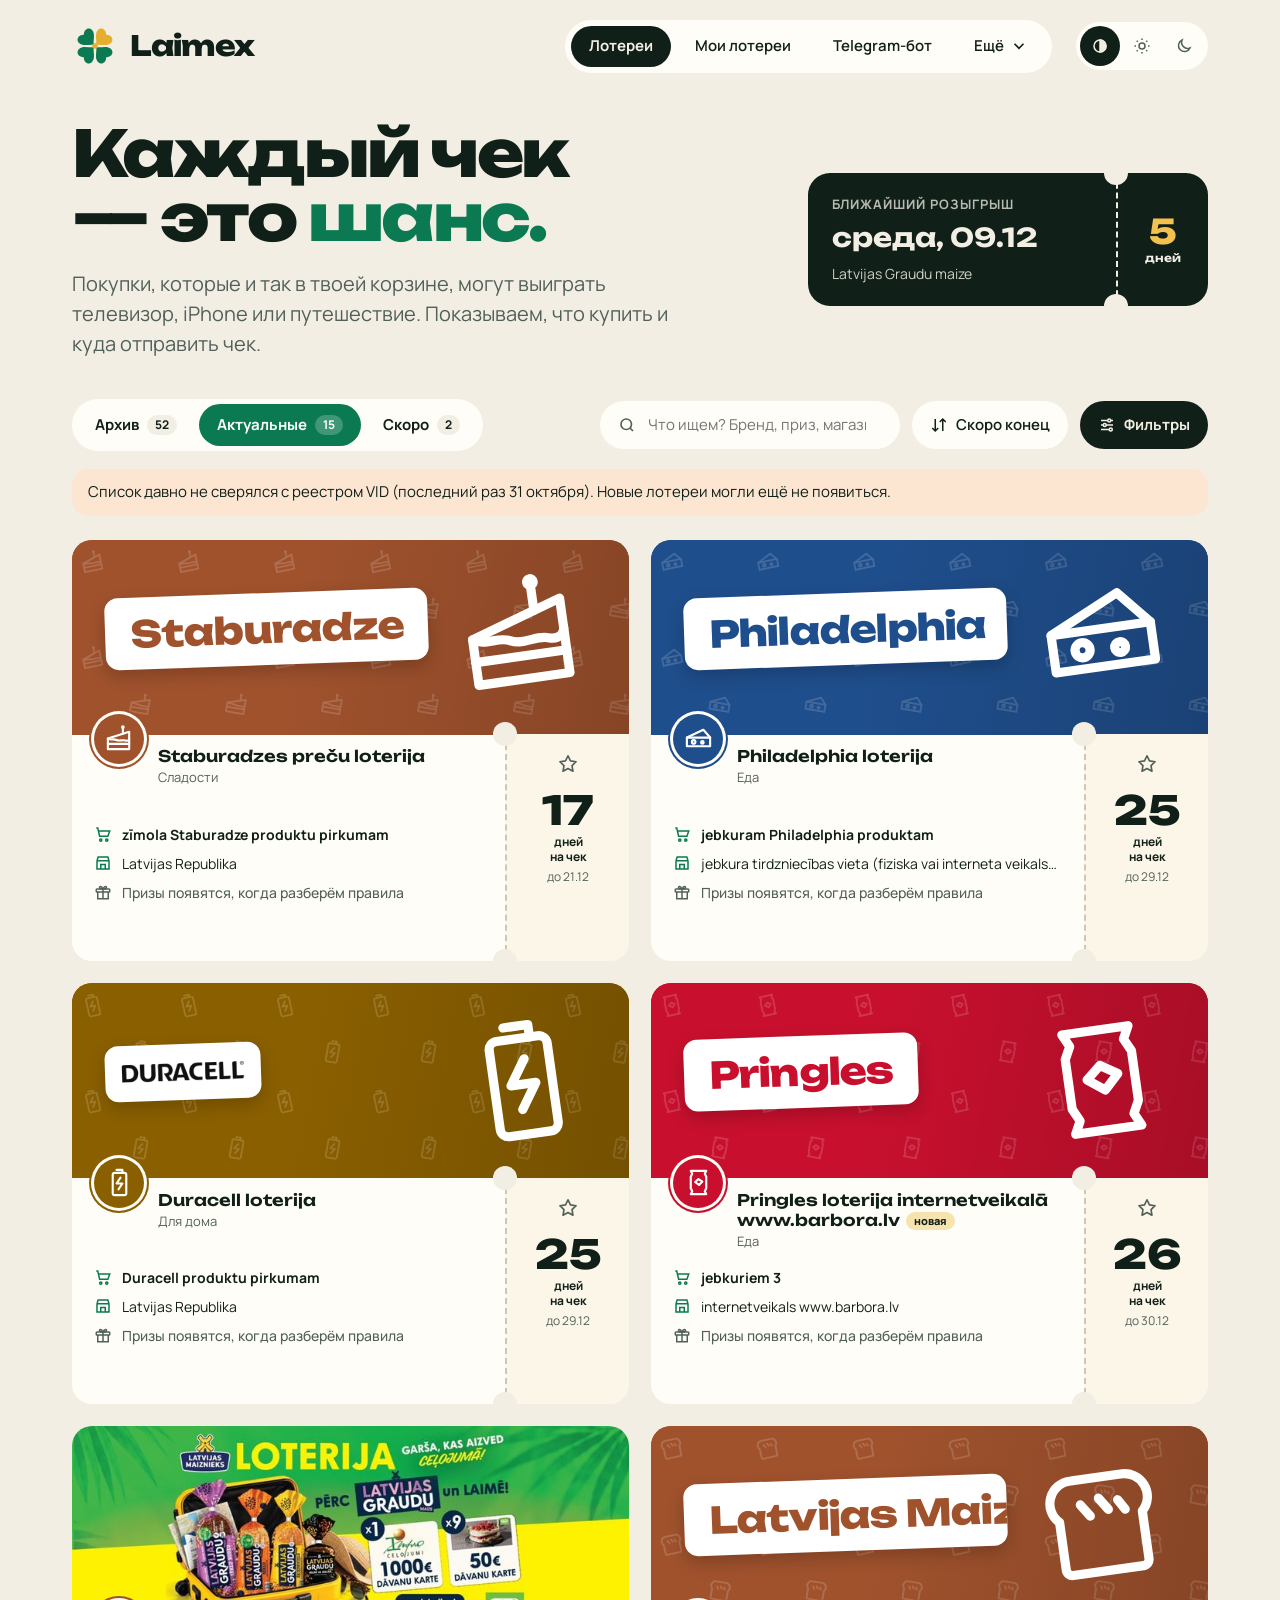
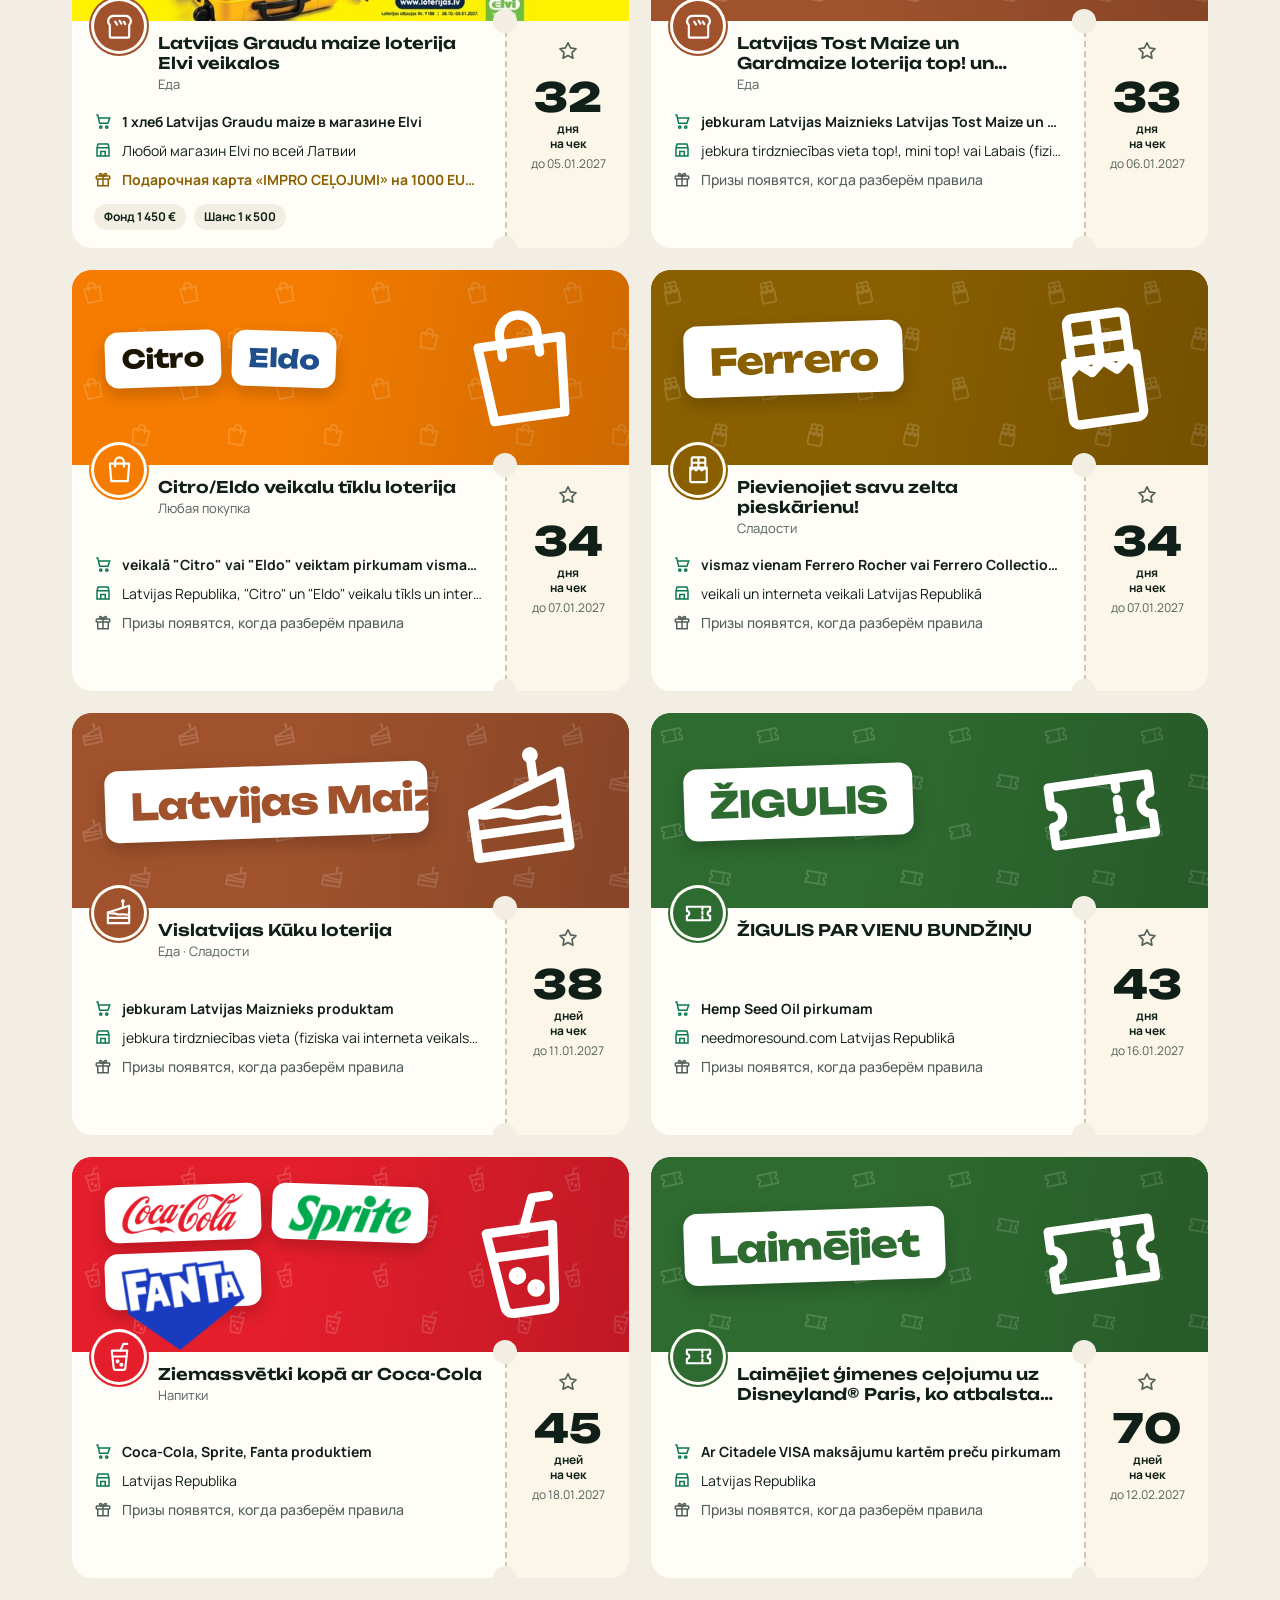
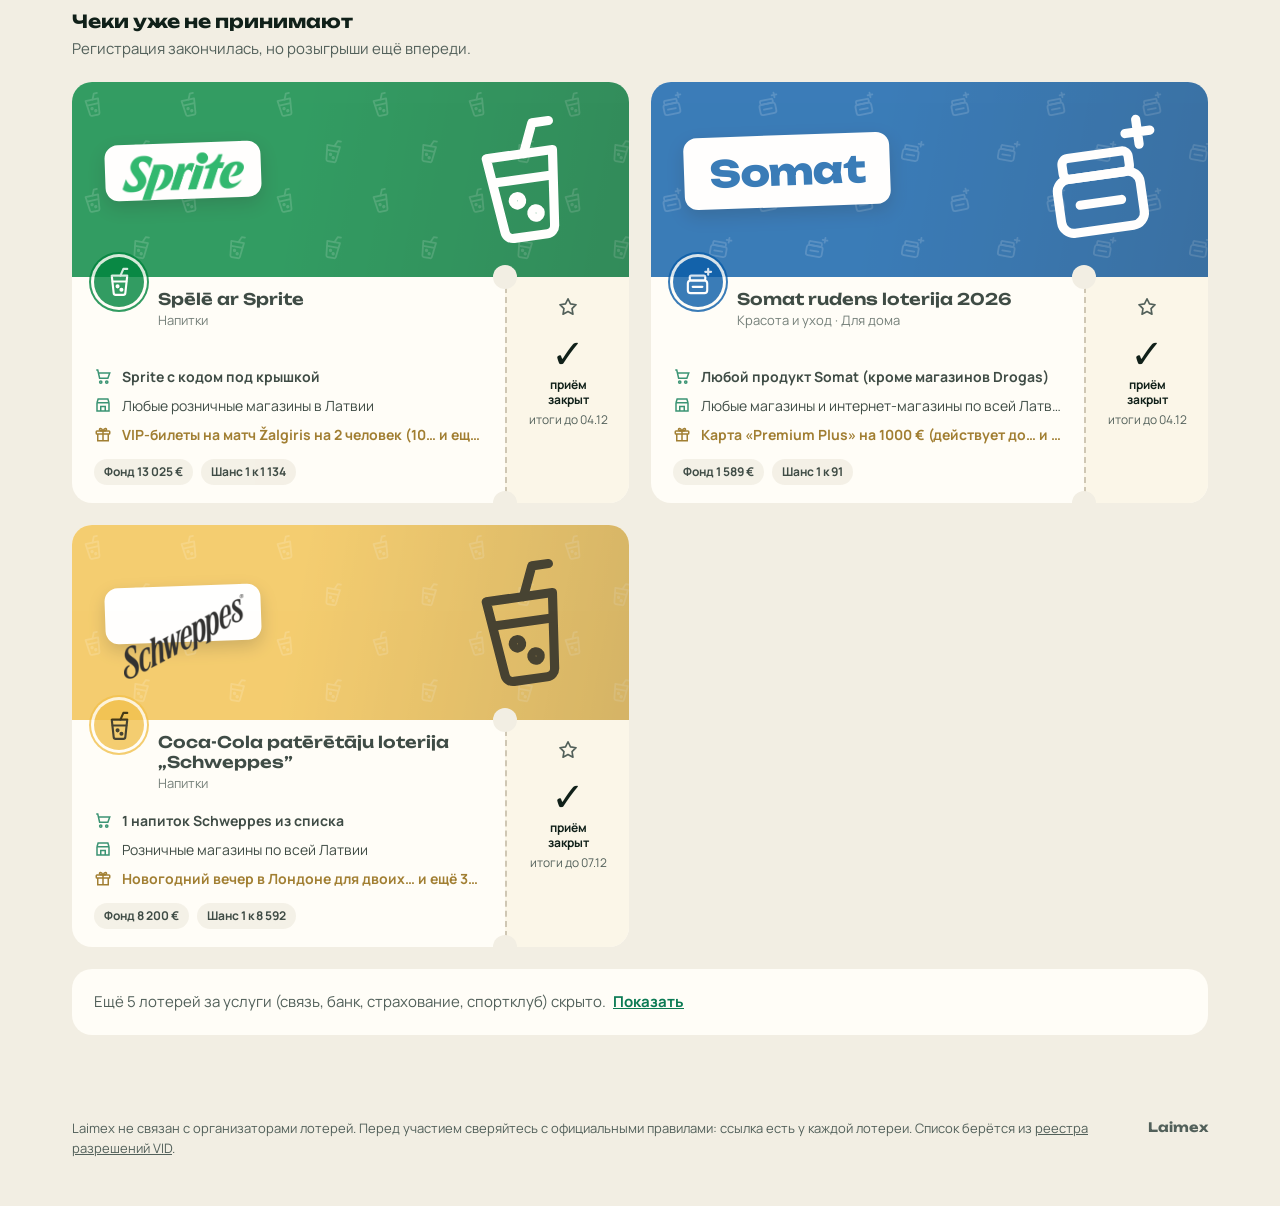
<file: docs/index.html>
<!doctype html>
<html lang="ru">
<head>
<meta charset="utf-8">
<meta name="viewport" content="width=device-width, initial-scale=1, viewport-fit=cover">
<title>Laimex — лотереи в магазинах Латвии</title>
<meta name="description" content="Покупки, которые и так в корзине, могут выиграть телевизор, iPhone или путешествие. Все лотереи в магазинах Латвии: что купить, куда отправить чек и когда розыгрыш.">
<meta name="theme-color" content="#F2EEE3" id="theme-color">
<script>
  // тему ставим до отрисовки, чтобы страница не мигала
  try { var t = JSON.parse(localStorage.getItem("theme")); if (t === "light" || t === "dark") document.documentElement.dataset.theme = t; } catch (e) {}
</script>
<link rel="manifest" href="manifest.webmanifest">
<link rel="icon" href="icons/logo.svg" type="image/svg+xml">
<link rel="icon" href="icons/icon-192.png" type="image/png">
<link rel="apple-touch-icon" href="icons/apple-touch-icon.png">
<link rel="preconnect" href="https://fonts.googleapis.com">
<link rel="preconnect" href="https://fonts.gstatic.com" crossorigin>
<link href="https://fonts.googleapis.com/css2?family=Unbounded:wght@600;700;800&family=Manrope:wght@400;500;600;700;800&display=swap" rel="stylesheet">
<link rel="stylesheet" href="style.css">
</head>
<body>
<svg width="0" height="0" style="position:absolute" aria-hidden="true">
  <symbol id="i-logo" viewBox="-12.5 -12.5 25 25"><path transform="rotate(45) translate(0 -0.8)" d="M0 0C-1-2-5-3.5-5-6.5C-5-9-2.2-10 0-7.8C2.2-10 5-9 5-6.5C5-3.5 1-2 0 0Z" fill="var(--logo-gold)"/><g fill="var(--accent)"><path transform="rotate(135) translate(0 -0.8)" d="M0 0C-1-2-5-3.5-5-6.5C-5-9-2.2-10 0-7.8C2.2-10 5-9 5-6.5C5-3.5 1-2 0 0Z"/><path transform="rotate(225) translate(0 -0.8)" d="M0 0C-1-2-5-3.5-5-6.5C-5-9-2.2-10 0-7.8C2.2-10 5-9 5-6.5C5-3.5 1-2 0 0Z"/><path transform="rotate(315) translate(0 -0.8)" d="M0 0C-1-2-5-3.5-5-6.5C-5-9-2.2-10 0-7.8C2.2-10 5-9 5-6.5C5-3.5 1-2 0 0Z"/></g><circle r="1.5" fill="var(--logo-gold)"/></symbol>
  <symbol id="i-cart" viewBox="0 0 24 24" fill="none" stroke="currentColor" stroke-width="2"><circle cx="9" cy="20" r="1.5"/><circle cx="17" cy="20" r="1.5"/><path d="M3 4h2l2.5 11h11L21 8H6.5"/></symbol>
  <symbol id="i-store" viewBox="0 0 24 24" fill="none" stroke="currentColor" stroke-width="2"><path d="M4 9l1.5-5h13L20 9M4 9v11h16V9M4 9h16M9 20v-6h6v6"/></symbol>
  <symbol id="i-gift" viewBox="0 0 24 24" fill="none" stroke="currentColor" stroke-width="2"><rect x="3" y="8" width="18" height="4" rx="1"/><path d="M5 12v9h14v-9M12 8v13M12 8C10 4 6.5 4 7.5 6.5 8.2 8 12 8 12 8zM12 8c2-4 5.5-4 4.5-1.5C15.8 8 12 8 12 8z"/></symbol>
  <symbol id="i-star" viewBox="0 0 24 24" stroke="currentColor" stroke-width="1.8" stroke-linejoin="round"><path d="M12 3l2.7 5.6 6.1.9-4.4 4.3 1 6.1L12 17l-5.4 2.9 1-6.1-4.4-4.3 6.1-.9z"/></symbol>
  <symbol id="i-search" viewBox="0 0 24 24" fill="none" stroke="currentColor" stroke-width="2.2"><circle cx="11" cy="11" r="7"/><path d="M20 20l-3.5-3.5"/></symbol>
  <symbol id="i-sort" viewBox="0 0 24 24" fill="none" stroke="currentColor" stroke-width="2"><path d="M7 4v16M3 16l4 4 4-4M17 20V4M13 8l4-4 4 4"/></symbol>
  <symbol id="i-filter" viewBox="0 0 24 24" fill="none" stroke="currentColor" stroke-width="2"><path d="M4 6h9M17 6h3M4 12h3M11 12h9M4 18h11M19 18h1"/><circle cx="15" cy="6" r="2"/><circle cx="9" cy="12" r="2"/><circle cx="17" cy="18" r="2"/></symbol>
  <symbol id="i-close" viewBox="0 0 24 24" fill="none" stroke="currentColor" stroke-width="2.2"><path d="M6 6l12 12M18 6L6 18"/></symbol>
  <symbol id="i-down" viewBox="0 0 24 24" fill="none" stroke="currentColor" stroke-width="2.2"><path d="M6 9l6 6 6-6"/></symbol>
  <symbol id="i-ticket" viewBox="0 0 24 24" fill="none" stroke="currentColor" stroke-width="2"><path d="M4 6h16v4a2 2 0 0 0 0 4v4H4v-4a2 2 0 0 0 0-4z"/><path d="M14 6v12" stroke-dasharray="2 2"/></symbol>
  <symbol id="i-send" viewBox="0 0 24 24" fill="none" stroke="currentColor" stroke-width="2" stroke-linejoin="round"><path d="M21 3L3 10.5l7 2.5 2.5 7z"/><path d="M21 3L10 13"/></symbol>
  <symbol id="i-dots" viewBox="0 0 24 24" fill="currentColor"><circle cx="5" cy="12" r="1.8"/><circle cx="12" cy="12" r="1.8"/><circle cx="19" cy="12" r="1.8"/></symbol>
  <symbol id="i-doc" viewBox="0 0 24 24" fill="none" stroke="currentColor" stroke-width="2"><path d="M6 3h9l4 4v14H6z"/><path d="M9 12h7M9 16h7"/></symbol>
  <symbol id="i-cal" viewBox="0 0 24 24" fill="none" stroke="currentColor" stroke-width="2"><rect x="3" y="5" width="18" height="16" rx="2"/><path d="M3 10h18M8 3v4M16 3v4"/></symbol>
  <symbol id="i-share" viewBox="0 0 24 24" fill="none" stroke="currentColor" stroke-width="2"><path d="M12 3v12M7 8l5-5 5 5M5 13v6a2 2 0 0 0 2 2h10a2 2 0 0 0 2-2v-6"/></symbol>
  <symbol id="i-install" viewBox="0 0 24 24" fill="none" stroke="currentColor" stroke-width="2"><rect x="6" y="2" width="12" height="20" rx="3"/><path d="M12 7v7M9 11l3 3 3-3"/></symbol>
  <symbol id="i-auto" viewBox="0 0 24 24" fill="none" stroke="currentColor" stroke-width="2"><circle cx="12" cy="12" r="8"/><path d="M12 4a8 8 0 0 1 0 16z" fill="currentColor"/></symbol>
  <symbol id="i-light" viewBox="0 0 24 24" fill="none" stroke="currentColor" stroke-width="2"><circle cx="12" cy="12" r="4"/><path d="M12 2v2M12 20v2M4.9 4.9l1.4 1.4M17.7 17.7l1.4 1.4M2 12h2M20 12h2M4.9 19.1l1.4-1.4M17.7 6.3l1.4-1.4"/></symbol>
  <symbol id="i-dark" viewBox="0 0 24 24" fill="none" stroke="currentColor" stroke-width="2"><path d="M20 14.5A8 8 0 0 1 9.5 4a8 8 0 1 0 10.5 10.5z"/></symbol>
  <symbol id="i-bug" viewBox="0 0 24 24" fill="none" stroke="currentColor" stroke-width="2"><rect x="7" y="7" width="10" height="13" rx="5"/><path d="M12 11v9M7 13H3M21 13h-4M8 8L5 5M16 8l3-3M7 18l-3 2M17 18l3 2"/></symbol>
  <symbol id="i-info" viewBox="0 0 24 24" fill="none" stroke="currentColor" stroke-width="2"><circle cx="12" cy="12" r="9"/><path d="M12 11v6M12 7.5v.5"/></symbol>
</svg>

<header class="top">
  <div class="wrap top-row">
    <a class="brand" href="./" data-go="home" aria-label="Laimex, на главную">
      <svg class="brand-mark" viewBox="0 0 25 25" aria-hidden="true"><use href="#i-logo"/></svg>
      <span class="brand-name">Laimex</span>
    </a>
    <nav class="menu" aria-label="Разделы">
      <a href="./" data-go="home">Лотереи</a>
      <a href="?page=mine" data-go="mine">Мои лотереи <span class="pill" data-mine-count></span></a>
      <a href="?page=bot" data-go="bot">Telegram-бот</a>
      <button type="button" class="more-btn" id="more-btn" aria-expanded="false" aria-controls="more-menu">Ещё <svg class="ic" aria-hidden="true"><use href="#i-down"/></svg></button>
    </nav>
    <div class="theme" role="group" aria-label="Тема оформления">
      <button type="button" data-theme-pick="auto" aria-label="Тема как в системе" title="Как в системе"><svg class="ic" aria-hidden="true"><use href="#i-auto"/></svg></button>
      <button type="button" data-theme-pick="light" aria-label="Светлая тема" title="Светлая"><svg class="ic" aria-hidden="true"><use href="#i-light"/></svg></button>
      <button type="button" data-theme-pick="dark" aria-label="Тёмная тема" title="Тёмная"><svg class="ic" aria-hidden="true"><use href="#i-dark"/></svg></button>
    </div>
    <button type="button" class="theme-cycle" id="theme-cycle"><svg class="ic" aria-hidden="true"><use href="#i-auto"/></svg></button>
  </div>
</header>

<!-- меню «Ещё»: на компьютере выпадает из шапки, на телефоне выезжает снизу -->
<div class="more-menu" id="more-menu" hidden>
  <span class="grab" aria-hidden="true"></span>
  <button type="button" class="more-install" data-install hidden><svg class="ic" aria-hidden="true"><use href="#i-install"/></svg>Установить приложение</button>
  <a href="?page=install" data-go="install"><svg class="ic" aria-hidden="true"><use href="#i-install"/></svg>Как установить: Android, iPhone, компьютер</a>
  <a href="?page=about" data-go="about"><svg class="ic" aria-hidden="true"><use href="#i-info"/></svg>О сайте</a>
  <a href="?page=bug" data-go="bug"><svg class="ic" aria-hidden="true"><use href="#i-bug"/></svg>Сообщить об ошибке</a>
</div>

<main id="main">
  <section class="page" data-page="home">
    <div class="wrap hero">
      <div class="hero-text">
        <h1 id="headline">Чек — твой <span class="accent">билет.</span></h1>
        <p class="lede">Покупки, которые и так в&nbsp;твоей корзине, могут выиграть телевизор, iPhone или путешествие. Показываем, что купить и куда отправить чек.</p>
      </div>
      <div class="next-draw" id="next-draw" hidden></div>
    </div>

    <div class="wrap">
      <div class="tools">
        <div class="tabs" role="group" aria-label="Какие лотереи показать">
          <button type="button" class="tab" data-tab="past" aria-pressed="false">Архив <span class="n" data-count="past"></span></button>
          <button type="button" class="tab" data-tab="now" aria-pressed="true">Актуальные <span class="n" data-count="now"></span></button>
          <button type="button" class="tab" data-tab="soon" aria-pressed="false">Скоро <span class="n" data-count="soon"></span></button>
        </div>
        <label class="search">
          <svg class="ic" aria-hidden="true"><use href="#i-search"/></svg>
          <span class="sr">Поиск</span>
          <input id="q" type="search" placeholder="Что ищем? Бренд, приз, магазин" autocomplete="off">
        </label>
        <div class="pop-anchor sort-anchor">
          <button type="button" class="tool-btn" id="sort-btn" aria-expanded="false" aria-controls="sort-menu">
            <svg class="ic" aria-hidden="true"><use href="#i-sort"/></svg><span id="sort-label"></span>
          </button>
          <div class="pop sort-menu" id="sort-menu" hidden></div>
        </div>
        <div class="pop-anchor">
          <button type="button" class="tool-btn filter-btn" id="filter-btn" aria-expanded="false" aria-controls="filters" aria-label="Фильтры и сортировка">
            <svg class="ic" aria-hidden="true"><use href="#i-filter"/></svg><span class="filter-word">Фильтры</span><span class="badge-n" id="filter-n" hidden></span>
          </button>
          <section class="pop filters" id="filters" aria-label="Сортировка и фильтры" hidden>
            <span class="grab" aria-hidden="true"></span>
            <div class="f-group f-sort">
              <p class="f-title">Сортировка</p>
              <div class="f-chips" id="f-sort"></div>
            </div>
            <div class="f-group" id="f-stores-box">
              <p class="f-title">Магазин</p>
              <div class="f-chips" id="f-stores"></div>
            </div>
            <div class="f-group" id="f-types-box">
              <p class="f-title">Товары</p>
              <div class="f-chips" id="f-types"></div>
            </div>
            <div class="f-foot">
              <button type="button" class="link-btn" id="f-reset">Сбросить</button>
              <button type="button" class="btn primary" id="f-apply"></button>
            </div>
          </section>
        </div>
      </div>
      <p class="sort-line">Сортировка: <b id="sort-line"></b></p>
      <p class="tab-note" id="tab-note" hidden></p>
      <p class="stale" id="stale" hidden></p>
      <p class="status" id="status" role="status">Загружаем лотереи…</p>
      <ol class="list" id="list"></ol>
    </div>
  </section>

  <section class="page wrap prose" data-page="mine" hidden>
    <h1>Мои лотереи</h1>
    <p class="lede">Отмечайте лотереи звёздочкой: они соберутся здесь и останутся, даже когда завершатся. Отметки хранятся только в этом браузере.</p>
    <p class="status" id="mine-status"></p>
    <ol class="list" id="mine-list"></ol>
  </section>

  <section class="page wrap prose" data-page="bot" hidden>
    <h1>Telegram-бот</h1>
    <p class="lede">Бот скоро появится. Он будет присылать новые лотереи и напоминать о розыгрышах и списках победителей по вашим отмеченным лотереям.</p>
    <p class="note">Пока бота нет, добавьте нужную лотерею в календарь: в её подробностях есть кнопка «В календарь».</p>
  </section>

  <section class="page wrap prose" data-page="install" hidden>
    <h1>Как установить приложение</h1>
    <p class="lede">Laimex ставится на телефон и компьютер как обычное приложение: значок на экране, открывается без адресной строки и показывает последний загруженный список даже без интернета.</p>
    <p><button type="button" class="btn primary" data-install hidden><svg class="ic" aria-hidden="true"><use href="#i-install"/></svg>Установить сейчас</button></p>
    <h2>Android</h2>
    <p>В Chrome откройте меню <b>⋮</b> и выберите «Установить приложение» или «Добавить на главный экран». Иногда Laimex сам предложит установку внизу экрана.</p>
    <h2>iPhone и iPad</h2>
    <p>Откройте сайт в Safari, нажмите «Поделиться» (квадрат со стрелкой вверх) и выберите «На экран „Домой“».</p>
    <h2>Компьютер</h2>
    <p>В Chrome или Edge нажмите значок установки справа в адресной строке или выберите в меню «Ещё» пункт «Установить приложение».</p>
  </section>

  <section class="page wrap prose" data-page="about" hidden>
    <h1>О сайте</h1>
    <p class="lede">Laimex собирает товарные лотереи Латвии в одном месте: что купить, где, как и до какого числа зарегистрировать чек, когда розыгрыши и какие призы.</p>
    <p>Список берётся из официального <a href="https://www.vid.gov.lv/lv/loterijas" rel="noopener" target="_blank">реестра разрешений VID</a> и обновляется каждое утро. Новая лотерея появляется сразу, как только попала в реестр.</p>
    <p>Правила каждой лотереи читает ИИ и делает короткую выжимку. Затем она автоматически сверяется с реестром: даты, номер разрешения, сумма призов. Если что-то не сходится, у лотереи появляется пометка «Проверьте по правилам».</p>
    <p>Laimex не связан с организаторами лотерей. Перед участием сверяйтесь с официальными правилами: ссылка есть у каждой лотереи.</p>
  </section>

  <section class="page wrap prose" data-page="bug" hidden>
    <h1>Сообщить об ошибке</h1>
    <p class="lede">Нашли неверную дату, приз или ссылку? Что-то на сайте работает не так? Расскажите, мы поправим.</p>
    <p>Пока это можно сделать на GitHub: <a href="https://github.com/kosjak0ff/laimex5/issues/new" rel="noopener" target="_blank">написать о проблеме</a>. Укажите название лотереи или номер разрешения VID. Скоро здесь появится простая форма.</p>
  </section>
</main>

<footer class="foot wrap">
  <p>Laimex не связан с организаторами лотерей. Перед участием сверяйтесь с официальными правилами: ссылка есть у каждой лотереи. Список берётся из <a href="https://www.vid.gov.lv/lv/loterijas" rel="noopener" target="_blank">реестра разрешений VID</a>.</p>
  <p class="foot-brand">Laimex</p>
</footer>

<nav class="tabbar" aria-label="Разделы">
  <a href="./" data-go="home"><svg class="ic" aria-hidden="true"><use href="#i-ticket"/></svg>Лотереи</a>
  <a href="?page=mine" data-go="mine"><svg class="ic" aria-hidden="true"><use href="#i-star"/></svg><span>Мои<span data-mine-count-short></span></span></a>
  <a href="?page=bot" data-go="bot"><svg class="ic" aria-hidden="true"><use href="#i-send"/></svg>Бот</a>
  <button type="button" id="tabbar-more" aria-expanded="false" aria-controls="more-menu"><svg class="ic" aria-hidden="true"><use href="#i-dots"/></svg>Ещё</button>
</nav>

<div class="scrim" id="scrim" hidden></div>
<div class="detail-layer" id="detail-layer" hidden>
  <section class="detail" id="detail" role="dialog" aria-modal="true" aria-labelledby="d-title"></section>
</div>
<div class="toast" id="toast" role="status" hidden></div>
<div class="install-offer" id="install-offer" hidden>
  <svg class="brand-mark" viewBox="0 0 25 25" aria-hidden="true"><use href="#i-logo"/></svg>
  <p>Поставить Laimex на телефон как приложение?</p>
  <button type="button" class="btn primary" data-install>Установить</button>
  <button type="button" class="icon-btn" id="install-offer-close" aria-label="Не сейчас"><svg class="ic" aria-hidden="true"><use href="#i-close"/></svg></button>
</div>

<script src="app.js" defer></script>
<!-- Cloudflare Web Analytics: счётчик посещений без cookie, данные в панели Cloudflare -->
<script defer src="https://static.cloudflareinsights.com/beacon.min.js" data-cf-beacon='{"token": "77045e9998c0443c9d9e74f0d81a5663"}'></script>
</body>
</html>
</file>
<file: docs/style.css>
/* Laimex: лотерейный билет. Изумрудный и золотой, светлая и тёмная темы. */
:root {
  --page: #F2EEE3; --ticket: #FFFDF7; --ink: #102019; --muted: #52605A; --rule: #CFC7B4;
  --accent: #0B7A53; --accent-text: #0B7A53; --accent-ink: #FFFFFF; --accent-soft: #DDF2E8;
  --gold: #8A5F00; --gold2: #F2C14E; --gold-soft: #F6E3AE; --logo-gold: #E5AE2E;
  --warn: #B04A00; --warn-soft: #FCE6D2; --stub: #FBF6E8;
  --scrim: rgba(16, 32, 25, 0.38); --shadow: 0 18px 40px rgba(16, 32, 25, 0.16); --focus: #1D5FBF;
  --display: "Unbounded", "Manrope", system-ui, sans-serif;
  --sans: "Manrope", system-ui, -apple-system, "Segoe UI", Roboto, sans-serif;
  color-scheme: light;
}
@media (prefers-color-scheme: dark) {
  :root:not([data-theme="light"]) {
    --page: #08110D; --ticket: #13221B; --ink: #EAF3EE; --muted: #9FB2A8; --rule: #2D4037;
    --accent: #3DD69A; --accent-text: #5BE0AA; --accent-ink: #04170F; --accent-soft: #173A2B;
    --gold: #F0C75E; --gold2: #F0C75E; --gold-soft: #3D3112; --logo-gold: #F0C75E;
    --warn: #FF9F66; --warn-soft: #3B2414; --stub: #182A21;
    --scrim: rgba(0, 0, 0, 0.6); --shadow: 0 18px 40px rgba(0, 0, 0, 0.5); --focus: #8DB8FF;
    color-scheme: dark;
  }
}
:root[data-theme="dark"] {
  --page: #08110D; --ticket: #13221B; --ink: #EAF3EE; --muted: #9FB2A8; --rule: #2D4037;
  --accent: #3DD69A; --accent-text: #5BE0AA; --accent-ink: #04170F; --accent-soft: #173A2B;
  --gold: #F0C75E; --gold2: #F0C75E; --gold-soft: #3D3112; --logo-gold: #F0C75E;
  --warn: #FF9F66; --warn-soft: #3B2414; --stub: #182A21;
  --scrim: rgba(0, 0, 0, 0.6); --shadow: 0 18px 40px rgba(0, 0, 0, 0.5); --focus: #8DB8FF;
  color-scheme: dark;
}

* { box-sizing: border-box; }
html { -webkit-text-size-adjust: 100%; }
html.locked { overflow: hidden; }
body {
  margin: 0; background: var(--page); color: var(--ink);
  font: 400 15px/1.5 var(--sans); overflow-wrap: anywhere;
}
a { color: var(--accent-text); }
button, input { font: inherit; color: inherit; }
button { cursor: pointer; }
[hidden] { display: none !important; }
:focus-visible { outline: 3px solid var(--focus); outline-offset: 2px; border-radius: 8px; }
.sr { position: absolute; width: 1px; height: 1px; overflow: hidden; clip: rect(0 0 0 0); }
.wrap { max-width: 1200px; margin: 0 auto; padding: 0 32px; }
.ic { width: 18px; height: 18px; flex: none; }
.accent { color: var(--accent-text); }

/* ------------------------------------------------------------ шапка */
.top-row { display: flex; align-items: center; gap: 16px 24px; padding-top: 20px; padding-bottom: 20px; }
.brand { display: flex; align-items: center; gap: 12px; text-decoration: none; color: var(--ink); border-radius: 12px; }
.brand-mark { width: 46px; height: 46px; flex: none; }
.brand-name { font: 800 28px/1 var(--display); letter-spacing: -0.03em; }
.menu { display: flex; gap: 6px; padding: 6px; margin-left: auto; background: var(--ticket); border-radius: 999px; }
.menu a, .more-btn {
  display: flex; align-items: center; gap: 6px; padding: 9px 18px; border-radius: 999px; border: 0;
  background: none; text-decoration: none; color: var(--ink); font-weight: 600; white-space: nowrap;
}
.menu a[aria-current="page"] { background: var(--ink); color: var(--page); font-weight: 700; }
.menu a[aria-current="page"] .pill { background: var(--gold2); color: #1A1400; }
.more-btn[aria-expanded="true"] { background: var(--page); }
.pill {
  display: inline-grid; place-items: center; min-width: 22px; height: 22px; padding: 0 6px; border-radius: 999px;
  font-size: 12px; font-weight: 700; background: var(--gold-soft); color: var(--ink);
}
.pill:empty { display: none; }
.theme { display: flex; gap: 2px; padding: 4px; border-radius: 999px; background: var(--ticket); }
.theme button {
  width: 40px; height: 40px; border-radius: 50%; border: 0; display: grid; place-items: center;
  background: transparent; color: var(--muted);
}
.theme button[aria-pressed="true"] { background: var(--ink); color: var(--page); }
.theme-cycle {
  display: none; width: 44px; height: 44px; border-radius: 50%; border: 0; place-items: center;
  background: var(--ticket); color: var(--ink); margin-left: auto;
}
.theme-cycle .ic { width: 20px; height: 20px; }

/* меню «Ещё» */
.more-menu {
  position: fixed; z-index: 60; width: 320px; padding: 8px; border-radius: 20px;
  background: var(--ticket); box-shadow: var(--shadow); display: flex; flex-direction: column;
}
.more-menu a, .more-menu button {
  display: flex; align-items: center; gap: 12px; padding: 12px 14px; border-radius: 14px; border: 0;
  background: none; text-align: left; text-decoration: none; color: var(--ink); font-weight: 600;
}
.more-menu a:hover, .more-menu button:hover { background: var(--page); }
.more-menu .ic { color: var(--muted); }
.more-menu .more-install { background: var(--accent-soft); color: var(--accent-text); font-weight: 700; }
.more-menu .more-install .ic { color: inherit; }
.more-menu a[aria-current="page"] { background: var(--page); }
.grab { display: none; align-self: center; width: 44px; height: 5px; border-radius: 9px; background: var(--rule); flex: none; }

/* ------------------------------------------------------------ главная */
.hero { display: flex; flex-wrap: wrap; gap: 32px; align-items: center; padding-top: 28px; padding-bottom: 40px; }
.hero-text { flex: 999 1 560px; min-width: 0; }
h1 { margin: 0; font: 800 64px/1 var(--display); letter-spacing: -0.04em; text-wrap: balance; }
.lede { margin: 20px 0 0; font-size: 20px; color: var(--muted); max-width: 600px; text-wrap: pretty; }
.next-draw {
  flex: 0 1 400px; position: relative; display: flex; border-radius: 22px; overflow: hidden;
  background: var(--ink); color: var(--page);
}
.nd-main { flex: 1; min-width: 0; padding: 22px 24px; }
.nd-kicker { margin: 0; font-size: 13px; font-weight: 700; letter-spacing: 0.08em; opacity: 0.75; text-transform: uppercase; }
.nd-date { margin: 8px 0 0; font: 700 26px/1.15 var(--display); overflow-wrap: normal; }
.nd-names { margin: 10px 0 0; font-size: 14px; opacity: 0.85; }
.nd-date .short { display: none; }
.nd-stub {
  flex: none; width: 92px; border-left: 2px dashed var(--page); display: grid; place-items: center; text-align: center;
  font-family: var(--display);
}
.nd-n { display: block; font-size: 34px; font-weight: 800; color: var(--gold2); line-height: 1.1; }
.nd-w { display: block; font-size: 11px; font-weight: 600; }
.notch { position: absolute; width: 24px; height: 24px; border-radius: 50%; background: var(--page); pointer-events: none; }
.next-draw .notch { right: 80px; }
.next-draw .notch.t { top: -12px; } .next-draw .notch.b { bottom: -12px; }

/* панель инструментов */
.tools { position: relative; display: flex; flex-wrap: wrap; gap: 12px; align-items: center; }
.tabs { display: flex; gap: 4px; padding: 5px; border-radius: 999px; background: var(--ticket); margin-right: auto; }
.tab {
  display: flex; align-items: center; gap: 8px; padding: 10px 18px; border-radius: 999px; border: 0;
  background: transparent; color: var(--ink); font-weight: 700; white-space: nowrap;
}
.tab .n { font-size: 12px; padding: 1px 8px; border-radius: 999px; background: var(--page); }
.tab .n:empty { display: none; }
.tab[aria-pressed="true"] { background: var(--accent); color: var(--accent-ink); }
.tab[aria-pressed="true"] .n { background: rgba(255, 255, 255, 0.22); }
.search {
  display: flex; align-items: center; gap: 10px; height: 48px; padding: 0 18px; width: 300px; max-width: 100%;
  border-radius: 999px; background: var(--ticket);
}
.search .ic { color: var(--muted); }
.search input { border: 0; outline: 0; background: none; flex: 1; min-width: 0; height: 44px; }
.search:focus-within { box-shadow: 0 0 0 3px var(--focus); }
.tool-btn {
  display: flex; align-items: center; gap: 8px; height: 48px; padding: 0 18px; border: 0; border-radius: 999px;
  background: var(--ticket); font-weight: 600; white-space: nowrap;
}
.filter-btn { background: var(--ink); color: var(--page); font-weight: 700; }
.badge-n {
  display: inline-grid; place-items: center; min-width: 22px; height: 22px; padding: 0 6px; border-radius: 999px;
  font-size: 12px; font-weight: 800; background: var(--gold2); color: #1A1400;
}
.pop-anchor { position: relative; }
.pop {
  position: absolute; right: 0; top: 58px; z-index: 30; padding: 8px; border-radius: 20px;
  background: var(--ticket); box-shadow: var(--shadow);
}
.sort-menu { width: 240px; }
.sort-menu button {
  display: block; width: 100%; text-align: left; padding: 11px 14px; border-radius: 12px; border: 0;
  background: transparent; font-weight: 500;
}
.sort-menu button[aria-pressed="true"] { background: var(--accent-soft); font-weight: 800; }
.filters { width: 440px; max-width: calc(100vw - 32px); padding: 22px; display: flex; flex-direction: column; gap: 18px; }
.f-sort { display: none; }
.f-title { margin: 0 0 10px; font-weight: 800; font-size: 13px; letter-spacing: 0.06em; color: var(--muted); text-transform: uppercase; }
.f-chips { display: flex; flex-wrap: wrap; gap: 8px; }
.chip {
  padding: 9px 16px; border-radius: 999px; border: 0; font-weight: 600; font-size: 14px;
  background: var(--page); color: var(--ink);
}
.chip[aria-pressed="true"] { background: var(--accent); color: var(--accent-ink); }
.f-foot { display: flex; justify-content: space-between; align-items: center; gap: 12px; }
.link-btn { border: 0; background: none; padding: 10px 0; color: var(--muted); font-weight: 600; }
.btn {
  display: inline-flex; align-items: center; justify-content: center; gap: 8px; min-height: 46px; padding: 0 22px;
  border-radius: 999px; border: 0; text-decoration: none; font-weight: 700; background: var(--page); color: var(--ink);
}
.btn.primary { background: var(--accent); color: var(--accent-ink); font-weight: 800; }
.sort-line { display: none; margin: 10px 4px 0; font-size: 13px; color: var(--muted); }
.sort-line b { color: var(--ink); }
.tab-note, .stale, .status { margin: 18px 0 0; color: var(--muted); }
.stale { padding: 12px 16px; border-radius: 16px; background: var(--warn-soft); color: var(--ink); }
.status:empty { display: none; }

/* ------------------------------------------------------------ карточка-билет */
.list {
  list-style: none; margin: 24px 0 0; padding: 0; display: grid;
  grid-template-columns: repeat(auto-fill, minmax(min(500px, 100%), 1fr)); gap: 22px;
}
/* Все билеты одной высоты: баннер с постоянными пропорциями, строки обрезаются, место под метки есть всегда. */
.ticket { position: relative; display: flex; flex-direction: column; border-radius: 20px; overflow: hidden; background: var(--ticket); }
.ticket.is-closed .t-main, .ticket.is-closed .t-hero { opacity: 0.8; }
.t-hero {
  position: relative; display: block; aspect-ratio: 1200 / 420; overflow: hidden;
  background: var(--tint); container-type: inline-size;
}
.t-hero img { display: block; width: 100%; height: 100%; object-fit: cover; }
/* Свой баннер: цвет бренда, узор из значка товара и логотипы брендов на наклейках. */
.made {
  position: absolute; inset: 0; display: flex; align-items: center; padding: 0 34cqw 3cqw 6cqw;
  background-color: var(--tint); background-size: 96px 96px;
}
.made::after { content: ""; position: absolute; inset: 0; background: linear-gradient(100deg, transparent 40%, rgba(0, 0, 0, 0.16)); }
.made .big {
  position: absolute; z-index: 1; right: 7cqw; top: 50%; width: 24cqw; height: 24cqw;
  transform: translateY(-50%) rotate(-8deg); color: var(--tint-ink);
}
.stickers { position: relative; z-index: 2; display: flex; flex-wrap: wrap; gap: 2cqw; }
.sticker {
  display: grid; place-items: center; height: 10cqw; padding: 1.8cqw 3cqw; border-radius: 2.4cqw;
  background: #FFFFFF; box-shadow: 0 1.2cqw 3cqw rgba(0, 0, 0, 0.2); transform: rotate(-2deg);
}
.sticker:nth-child(even) { transform: rotate(2deg); }
.sticker img { height: 100%; width: auto; max-width: 22cqw; object-fit: contain; }
.sticker.word {
  max-width: 58cqw; overflow: hidden; white-space: nowrap; text-overflow: ellipsis;
  font: 800 4.6cqw/1 var(--display); letter-spacing: -0.02em;
}
.sticker.word:only-child { height: 13cqw; padding: 2cqw 4.5cqw; font-size: 6.6cqw; }
.t-row { position: relative; flex: 1; display: flex; }
.t-main { flex: 1; min-width: 0; display: block; padding: 12px 22px 18px; color: var(--ink); text-decoration: none; }
.t-main:hover .t-title { text-decoration: underline; text-decoration-thickness: 2px; text-underline-offset: 3px; }
.t-main:focus-visible { outline-offset: -3px; border-radius: 20px; }
.t-head { display: flex; align-items: flex-start; gap: 14px; }
/* название (до двух строк) и тип товара: блок постоянной высоты */
.t-head > span:last-child { flex: 1; min-width: 0; height: calc(2.5 * 16px + 2px + 1.5 * 13px); overflow: hidden; }
.t-head .mono { position: relative; margin-top: -32px; }
.mono {
  flex: none; width: 50px; height: 50px; border-radius: 50%; display: grid; place-items: center;
  background: var(--tint); color: var(--tint-ink); font: 700 16px/1 var(--display); letter-spacing: -0.02em;
  box-shadow: 0 0 0 3px var(--ticket), 0 0 0 5px var(--tint);
}
.mono .art { width: 62%; height: 62%; }
.t-title {
  display: -webkit-box; -webkit-line-clamp: 2; -webkit-box-orient: vertical; overflow: hidden;
  font: 600 16px/1.25 var(--display);
}
.t-cat {
  display: block; min-height: 1.5em; margin-top: 2px; font-size: 13px; line-height: 1.5; color: var(--muted);
  white-space: nowrap; overflow: hidden; text-overflow: ellipsis;
}
.badge {
  display: inline-block; margin-left: 6px; padding: 1px 8px; border-radius: 999px; vertical-align: 1px;
  font: 800 11px/1.5 var(--sans); background: var(--gold-soft); color: var(--ink);
}
.t-lines { display: flex; flex-direction: column; gap: 8px; margin-top: 16px; font-size: 14px; }
.t-line { display: flex; gap: 10px; align-items: flex-start; }
.t-line .ic { flex: none; margin-top: 1px; color: var(--accent-text); }
.t-line > :not(.ic) { min-width: 0; white-space: nowrap; overflow: hidden; text-overflow: ellipsis; }
.t-line.prize { color: var(--gold); font-weight: 700; }
.t-line.prize .ic { color: inherit; }
.t-line.prize.none { color: var(--muted); font-weight: 500; }
.t-tags { display: flex; gap: 8px; min-height: 26px; margin-top: 14px; overflow: hidden; font-size: 12px; font-weight: 700; }
.t-tags span { flex: none; padding: 4px 10px; border-radius: 999px; background: var(--page); line-height: 18px; }
.t-tags .warn { background: var(--warn-soft); color: var(--warn); }
.t-stub {
  flex: none; width: 124px; padding: 8px 8px 16px; border-left: 2px dashed var(--rule);
  display: flex; flex-direction: column; align-items: center; gap: 4px; background: var(--stub); text-align: center;
}
.ticket.urgent .t-stub { background: var(--warn-soft); }
.ticket.urgent .s-num { color: var(--warn); }
.star {
  width: 44px; height: 44px; display: grid; place-items: center; border: 0; border-radius: 50%;
  background: none; color: var(--muted);
}
.star .ic { width: 22px; height: 22px; fill: none; }
.star[aria-pressed="true"] { color: var(--gold); }
.star[aria-pressed="true"] .ic { fill: currentColor; }
.s-num { font: 800 40px/1 var(--display); }
.s-num.small { font-size: 22px; line-height: 1.3; }
.s-text { display: flex; flex-direction: column; align-items: center; gap: 4px; }
.s-word { font-size: 12px; font-weight: 700; line-height: 1.25; }
.s-word .l2 { display: block; }
.s-sub { font-size: 12px; color: var(--muted); }
.s-sub a { font-weight: 700; }
.t-row > .notch { right: 112px; }
.t-row > .notch.t { top: -12px; } .t-row > .notch.b { bottom: -12px; }

.divider, .hidden-note { grid-column: 1 / -1; }
.divider { padding-top: 10px; }
.divider h2 { margin: 0; font: 700 18px/1.3 var(--display); }
.divider p { margin: 4px 0 0; color: var(--muted); }
.hidden-note { color: var(--muted); padding: 18px 22px; border-radius: 20px; background: var(--ticket); }
.hidden-note button { border: 0; background: none; padding: 4px; font-weight: 700; color: var(--accent-text); text-decoration: underline; }

/* ------------------------------------------------------------ страницы */
.prose { max-width: 760px; padding-top: 28px; }
.prose h1 { font-size: 44px; }
.prose h2 { margin: 28px 0 8px; font: 700 20px/1.3 var(--display); }
.prose p { margin: 12px 0 0; }
.prose .lede { margin-top: 16px; font-size: 18px; }
.prose .list { grid-template-columns: repeat(auto-fill, minmax(min(500px, 100%), 1fr)); }
.page[data-page="mine"] { max-width: 1200px; }
.note { padding: 18px 22px; border-radius: 20px; background: var(--ticket); }
.group-title { grid-column: 1 / -1; margin: 10px 0 -6px; font: 700 18px/1.3 var(--display); }

.foot {
  display: flex; flex-wrap: wrap; gap: 12px 32px; margin-top: 56px; padding-top: 28px; padding-bottom: 48px;
  font-size: 13px; color: var(--muted);
}
.foot p { margin: 0; flex: 1 1 480px; }
.foot a { color: inherit; }
.foot .foot-brand { flex: none; font: 700 13px var(--display); }

/* ------------------------------------------------------------ подробности */
.scrim { position: fixed; inset: 0; z-index: 40; background: var(--scrim); }
.detail-layer { position: fixed; inset: 0; z-index: 50; overflow-y: auto; overscroll-behavior: contain; padding: 6vh 16px 40px; }
.detail {
  position: relative; margin: 0 auto; width: 900px; max-width: 100%; display: grid;
  grid-template-columns: minmax(0, 1fr) 250px; grid-template-areas: "head stub" "body stub";
  border-radius: 28px; overflow: hidden; background: var(--ticket); box-shadow: 0 30px 80px rgba(0, 0, 0, 0.35);
}
.d-head { grid-area: head; display: flex; gap: 16px; align-items: center; padding: 30px 32px 0; }
.d-head .mono { width: 64px; height: 64px; font-size: 20px; box-shadow: 0 0 0 4px var(--ticket), 0 0 0 6px var(--tint); }
.d-head h2 { margin: 0; font: 700 24px/1.15 var(--display); }
.d-meta { margin: 6px 0 0; font-size: 13px; color: var(--muted); }
.d-close {
  position: absolute; top: 20px; right: 20px; z-index: 2; width: 44px; height: 44px; border-radius: 50%; border: 0;
  display: grid; place-items: center; background: var(--page); color: var(--ink);
}
.d-stub {
  grid-area: stub; position: relative; padding: 80px 20px 28px; border-left: 2px dashed var(--rule);
  display: flex; flex-direction: column; gap: 10px; background: var(--stub);
}
.d-days { display: flex; flex-direction: column; align-items: center; text-align: center; }
.d-num { font: 800 64px/1 var(--display); color: var(--accent-text); }
.d-num.small { font-size: 30px; line-height: 1.2; }
.urgent .d-num { color: var(--warn); }
.d-txt { display: flex; flex-direction: column; align-items: center; }
.d-word { margin-top: 6px; font-weight: 700; }
.d-sub { margin-bottom: 12px; font-size: 13px; color: var(--muted); }
.d-stub .btn { width: 100%; }
.d-actions { display: grid; grid-template-columns: minmax(0, 1fr); gap: 8px; }
.d-stub .btn { padding: 0 14px; }
.d-act {
  display: flex; align-items: center; justify-content: center; gap: 8px; min-height: 46px; padding: 8px 10px;
  border-radius: 999px; border: 0; text-decoration: none; font-weight: 700; font-size: 14px;
  background: var(--page); color: var(--ink);
}
.d-act.wide { grid-column: 1 / -1; }
.d-act[aria-pressed="true"] .ic { fill: var(--gold); color: var(--gold); }
.d-act .ic { fill: none; }
.d-cut { display: none; }
.d-body { grid-area: body; padding: 22px 32px 32px; min-width: 0; }
.boxes { display: grid; grid-template-columns: repeat(2, minmax(0, 1fr)); gap: 10px; }
.box { padding: 14px 16px; border-radius: 16px; background: var(--page); }
.box.wide { grid-column: 1 / -1; }
.k { margin: 0; font-size: 12px; font-weight: 800; letter-spacing: 0.06em; color: var(--muted); text-transform: uppercase; }
.box p:not(.k) { margin: 4px 0 0; }
.box .strong { font-weight: 700; }
.d-sec { margin: 24px 0 10px; }
.check { margin: 0 0 16px; padding: 12px 16px; border-radius: 16px; background: var(--warn-soft); }
.check strong { color: var(--warn); }
.check.ok { background: var(--accent-soft); }
.check.ok strong { color: var(--accent-text); }
.check ul { margin: 6px 0 0; padding-left: 18px; }
.prize-list { display: flex; flex-direction: column; gap: 8px; margin: 0; padding: 0; list-style: none; }
.prize-list li { display: flex; align-items: center; gap: 12px; }
.qty {
  flex: none; min-width: 48px; padding: 3px 6px; border-radius: 999px; text-align: center;
  font: 700 13px/1.4 var(--display); background: var(--gold-soft); color: var(--ink);
}
.prize-list .pn { flex: 1; min-width: 0; }
.prize-list .pv { color: var(--muted); white-space: nowrap; font-variant-numeric: tabular-nums; }
.prize-list .total { font-weight: 800; }
.prize-list .total .qty { background: none; }
.draws {
  list-style: none; margin: 0; padding: 0; display: grid; gap: 14px 4px;
  grid-template-columns: repeat(auto-fill, minmax(64px, 1fr));
}
.draws li { display: flex; flex-direction: column; align-items: center; gap: 6px; text-align: center; font-size: 12px; }
.dot { width: 16px; height: 16px; border-radius: 50%; border: 3px solid var(--rule); }
.draws .done .dot { border-color: var(--accent); background: var(--accent); }
.draws .next .dot { border-color: var(--ink); background: var(--ink); }
.draws .main .dot { width: 22px; height: 22px; border-color: var(--gold); }
.draws .lbl { color: var(--muted); }
.draws .done .lbl, .draws .done a { color: var(--accent-text); }
.draws .main .lbl { color: var(--gold); font-weight: 700; }
.draws .next .lbl { color: var(--ink); font-weight: 700; }
.more-draws { margin-top: 10px; border: 0; background: none; padding: 6px 0; font-weight: 700; color: var(--accent-text); }
.facts { display: grid; grid-template-columns: minmax(0, max-content) minmax(0, 1fr); gap: 6px 16px; margin: 0; font-size: 14px; }
.facts dt { color: var(--muted); }
.facts dd { margin: 0; }

/* тост и предложение установки */
.toast {
  position: fixed; left: 50%; bottom: 32px; z-index: 70; transform: translateX(-50%); max-width: calc(100vw - 32px);
  padding: 12px 20px; border-radius: 999px; background: var(--ink); color: var(--page); font-weight: 700; box-shadow: var(--shadow);
}
.install-offer {
  position: fixed; left: 12px; right: 12px; bottom: 92px; z-index: 35; display: flex; align-items: center; gap: 12px;
  padding: 10px 8px 10px 14px; border-radius: 22px; background: var(--ticket); box-shadow: var(--shadow);
}
.install-offer p { margin: 0; flex: 1; font-weight: 700; font-size: 14px; line-height: 1.3; }
.install-offer .btn { min-height: 40px; padding: 0 16px; }
.install-offer .brand-mark { width: 36px; height: 36px; }
.icon-btn { width: 40px; height: 40px; border: 0; border-radius: 50%; display: grid; place-items: center; background: none; color: var(--muted); flex: none; }

/* нижнее меню телефона */
.tabbar { display: none; }

@media (prefers-reduced-motion: no-preference) {
  .detail, .pop, .more-menu { animation: pop-in 160ms ease-out; }
  @keyframes pop-in { from { opacity: 0; transform: translateY(8px); } }
}

/* ------------------------------------------------------------ планшет */
@media (max-width: 1000px) {
  .detail { grid-template-columns: minmax(0, 1fr) 220px; }
  h1 { font-size: 52px; }
}

/* ------------------------------------------------------------ телефон */
@media (max-width: 760px) {
  body { font-size: 15px; line-height: 1.45; padding-bottom: calc(96px + env(safe-area-inset-bottom)); }
  .wrap { padding: 0 16px; }
  .top-row { gap: 10px; padding: 9px 8px 9px 16px; }
  .brand { gap: 10px; }
  .brand-mark { width: 36px; height: 36px; }
  .brand-name { font-size: 22px; }
  .menu, .theme { display: none; }
  .theme-cycle { display: grid; }

  .hero { display: block; padding-top: 4px; padding-bottom: 0; }
  h1 { font-size: 30px; line-height: 1.02; }
  .hero .lede { display: none; }
  .next-draw { margin-top: 14px; border-radius: 16px; }
  .nd-main { padding: 10px 14px; }
  .nd-kicker { font-size: 11px; font-weight: 800; }
  .nd-date { margin: 0; font: 700 15px/1.4 var(--sans); }
  .nd-names, .nd-date .long { display: none; }
  .nd-date .short { display: inline; }
  .nd-stub { width: 64px; }
  .nd-n { font-size: 20px; }
  .nd-w { display: none; }
  .next-draw .notch { right: 55px; width: 18px; height: 18px; }
  .next-draw .notch.t { top: -9px; } .next-draw .notch.b { bottom: -9px; }

  .tools { display: grid; grid-template-columns: minmax(0, 1fr) auto; gap: 12px 8px; margin-top: 14px; }
  .tabs { grid-column: 1 / -1; grid-row: 2; margin: 0; padding: 4px; }
  .tab { flex: 1; justify-content: center; height: 40px; padding: 0 6px; font-size: 14px; gap: 5px; }
  .tab .n { background: none; padding: 0; font-size: 11px; opacity: 0.8; }
  .tab[aria-pressed="true"] .n { background: none; }
  .search { width: auto; height: 46px; padding: 0 14px; gap: 8px; }
  .search input { height: 42px; }
  .sort-anchor { display: none; }
  .filter-btn { width: 46px; height: 46px; padding: 0; justify-content: center; position: relative; }
  .filter-btn .ic { width: 20px; height: 20px; }
  .filter-word { display: none; }
  .filter-btn .badge-n { position: absolute; top: -4px; right: -4px; min-width: 20px; height: 20px; font-size: 11px; }
  .pop-anchor { position: static; }
  .sort-line { display: block; }
  .tab-note, .stale, .status { margin-top: 10px; font-size: 14px; }

  /* фильтры и «Ещё» — шторкой снизу */
  .filters, .more-menu {
    position: fixed; left: 0; right: 0; bottom: 0; top: auto !important; width: auto; max-width: none; max-height: 85vh;
    overflow-y: auto; z-index: 50; padding: 14px 18px calc(24px + env(safe-area-inset-bottom)); border-radius: 28px 28px 0 0; gap: 16px;
  }
  .more-menu { gap: 4px; }
  .grab { display: block; }
  .f-sort { display: block; }
  .f-chips .chip { padding: 10px 16px; }
  .f-foot .btn { flex: 1; height: 50px; }

  .list { margin-top: 10px; gap: 14px; grid-template-columns: minmax(0, 1fr); }
  .t-row { flex-direction: column; }
  .t-main { padding: 10px 16px 14px; }
  .t-head { gap: 12px; }
  .mono { width: 42px; height: 42px; font-size: 14px; box-shadow: 0 0 0 2px var(--ticket), 0 0 0 4px var(--tint); }
  .t-head .mono { margin-top: -26px; }
  .t-head > span:last-child { height: calc(2.5 * 15px + 2px + 1.5 * 13px); }
  .t-title { font-size: 15px; }
  .t-lines { margin-top: 12px; gap: 6px; }
  .t-line { gap: 8px; }
  .t-tags { margin-top: 12px; }
  .t-stub {
    position: relative; width: auto; flex-direction: row; align-items: center; gap: 12px; text-align: left;
    padding: 6px 6px 6px 16px; border-left: 0; border-top: 2px dashed var(--rule);
  }
  .t-stub .star { order: 3; }
  .s-num { font-size: 22px; min-width: 1.2ch; }
  .s-num.small { font-size: 18px; }
  .s-text { flex: 1; display: block; font-size: 13px; line-height: 1.25; }
  .s-word, .s-sub { display: block; font-size: 13px; }
  .s-word .l2 { display: inline; }
  .t-row > .notch { display: none; }
  .t-stub::before, .t-stub::after {
    content: ""; position: absolute; top: -11px; width: 20px; height: 20px; border-radius: 50%; background: var(--page);
  }
  .t-stub::before { left: -10px; } .t-stub::after { right: -10px; }

  .prose { padding-top: 8px; }
  .prose h1 { font-size: 30px; }
  .prose .lede { font-size: 16px; }
  .foot { margin-top: 40px; padding-bottom: 24px; }

  /* подробности — шторка снизу */
  .detail-layer { padding: 0; overflow: hidden; display: flex; align-items: flex-end; }
  .detail {
    width: 100%; max-height: 88vh; overflow-y: auto; overscroll-behavior: contain; display: block;
    border-radius: 28px 28px 0 0; padding-bottom: env(safe-area-inset-bottom); transition: transform 0.2s ease-out;
  }
  .detail.dragging { transition: none; }
  .d-head { padding: 26px 70px 0 18px; background: var(--stub); gap: 12px; }
  .d-head::before {
    content: ""; position: absolute; top: 12px; left: 50%; width: 44px; height: 5px; margin-left: -22px; border-radius: 9px; background: var(--rule);
  }
  .d-head .mono { width: 52px; height: 52px; font-size: 16px; box-shadow: 0 0 0 3px var(--stub), 0 0 0 5px var(--tint); }
  .d-head h2 { font-size: 18px; line-height: 1.2; }
  .d-meta { display: none; }
  .d-close { top: 30px; right: 14px; }
  .d-stub { padding: 14px 18px 18px; border-left: 0; gap: 0; }
  .d-days { flex-direction: row; align-items: flex-end; gap: 12px; text-align: left; }
  .d-num { font-size: 48px; line-height: 0.9; }
  .d-num.small { font-size: 24px; }
  .d-word { margin: 0; font-size: 14px; line-height: 1.25; }
  .d-sub { margin: 0; font-size: 14px; }
  .d-txt { align-items: flex-start; }
  .d-stub > .btn { margin-top: 14px; height: 50px; }
  .d-actions {
    position: absolute; left: 18px; right: 18px; top: calc(100% + 18px);
    grid-template-columns: repeat(4, minmax(0, 1fr));
  }
  .d-act, .d-act.wide { grid-column: auto; flex-direction: column; gap: 2px; height: 58px; min-height: 0; padding: 4px; border-radius: 16px; font-size: 11px; }
  .d-cut { display: block; position: relative; border-top: 2px dashed var(--rule); }
  .d-cut::before, .d-cut::after {
    content: ""; position: absolute; top: -12px; width: 24px; height: 24px; border-radius: 50%; background: var(--scrim-solid, #9EA29C);
  }
  .d-cut::before { left: -12px; } .d-cut::after { right: -12px; }
  .d-body { padding: 92px 18px 28px; }
  .boxes { grid-template-columns: minmax(0, 1fr); gap: 8px; }
  .box { padding: 12px 14px; }
  .k { font-size: 11px; }
  .d-sec { margin: 18px 0 8px; }
  .prize-list li { gap: 10px; font-size: 14px; }
  .qty { min-width: 44px; font-size: 12px; }
  .draws { grid-template-columns: repeat(4, minmax(0, 1fr)); gap: 12px 4px; }
  .draws .lbl { font-size: 11px; }
  .facts { grid-template-columns: minmax(0, 1fr); gap: 0; }
  .facts dd { margin-bottom: 8px; }

  .toast { bottom: calc(96px + env(safe-area-inset-bottom)); }
  .install-offer { bottom: calc(92px + env(safe-area-inset-bottom)); }

  .tabbar {
    position: fixed; left: 12px; right: 12px; bottom: calc(14px + env(safe-area-inset-bottom)); z-index: 30; height: 64px;
    padding: 6px; border-radius: 999px; display: grid; grid-template-columns: repeat(4, minmax(0, 1fr)); gap: 4px;
    background: var(--ink); box-shadow: 0 10px 30px rgba(0, 0, 0, 0.25);
  }
  .tabbar a, .tabbar button {
    display: flex; flex-direction: column; align-items: center; justify-content: center; gap: 2px; border: 0;
    border-radius: 999px; background: none; text-decoration: none; font-size: 11px; font-weight: 600; color: var(--page);
  }
  .tabbar .ic { width: 20px; height: 20px; fill: none; }
  .tabbar a[aria-current="page"] { background: var(--accent); color: var(--accent-ink); font-weight: 800; }
  .tabbar button[aria-expanded="true"] { background: rgba(255, 255, 255, 0.14); }
}
@media (max-width: 760px) and (prefers-color-scheme: dark) { :root:not([data-theme="light"]) { --scrim-solid: #030705; } }
@media (max-width: 760px) { :root[data-theme="dark"] { --scrim-solid: #030705; } }
@media (max-width: 380px) {
  .tab { font-size: 13px; }
  .tab .n { display: none; }
}
</file>
